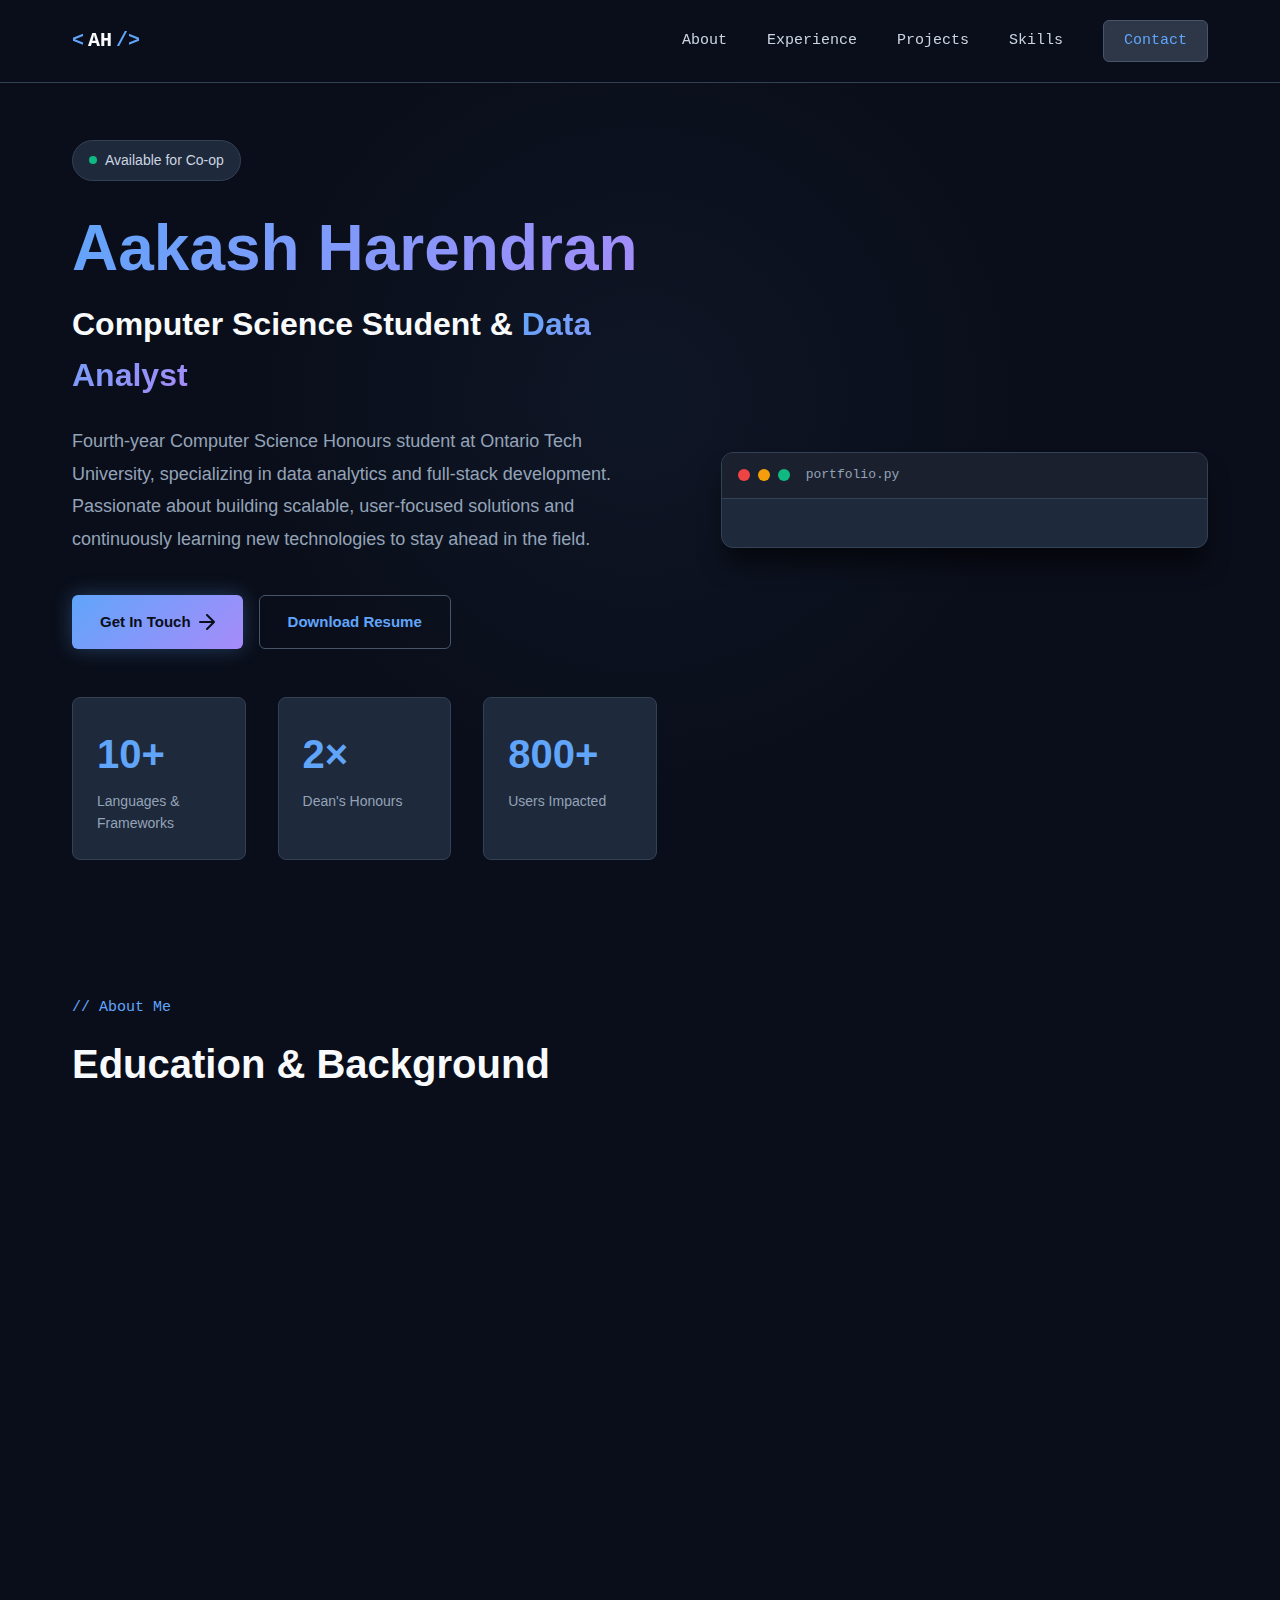
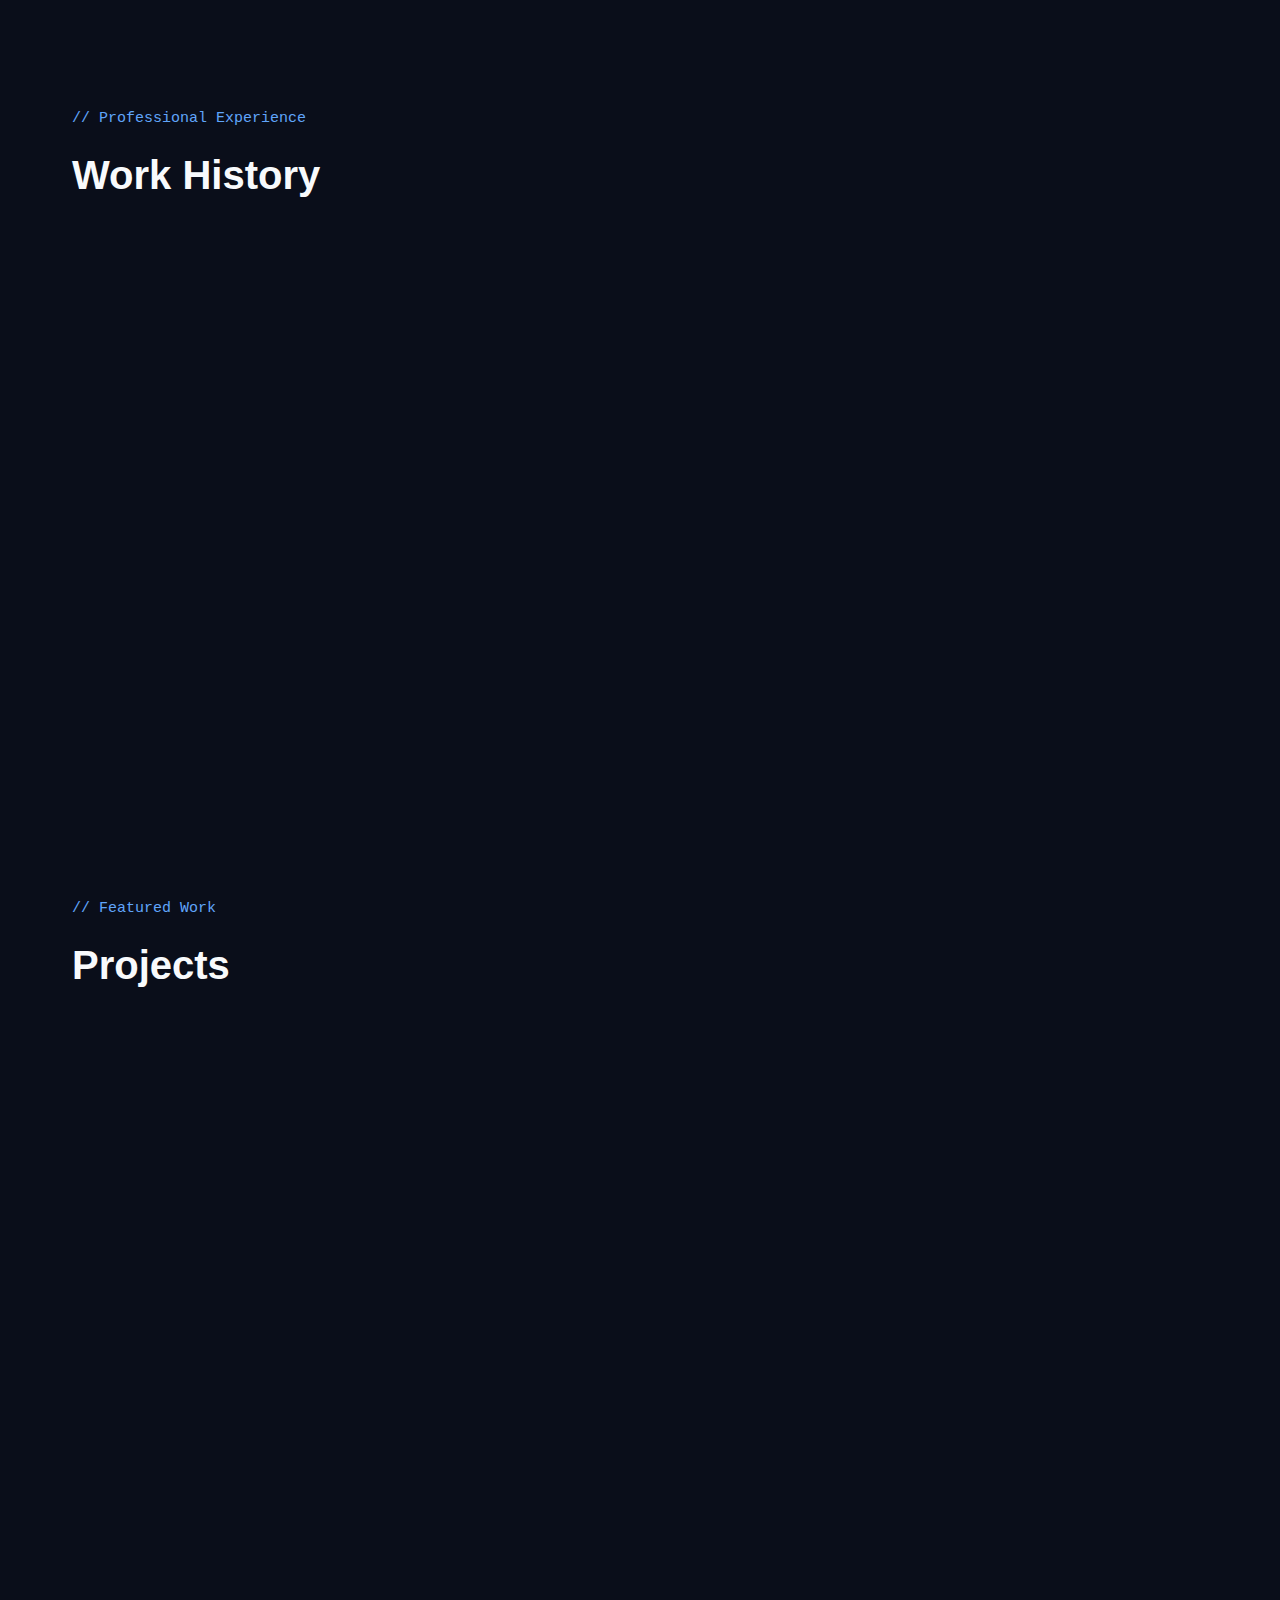
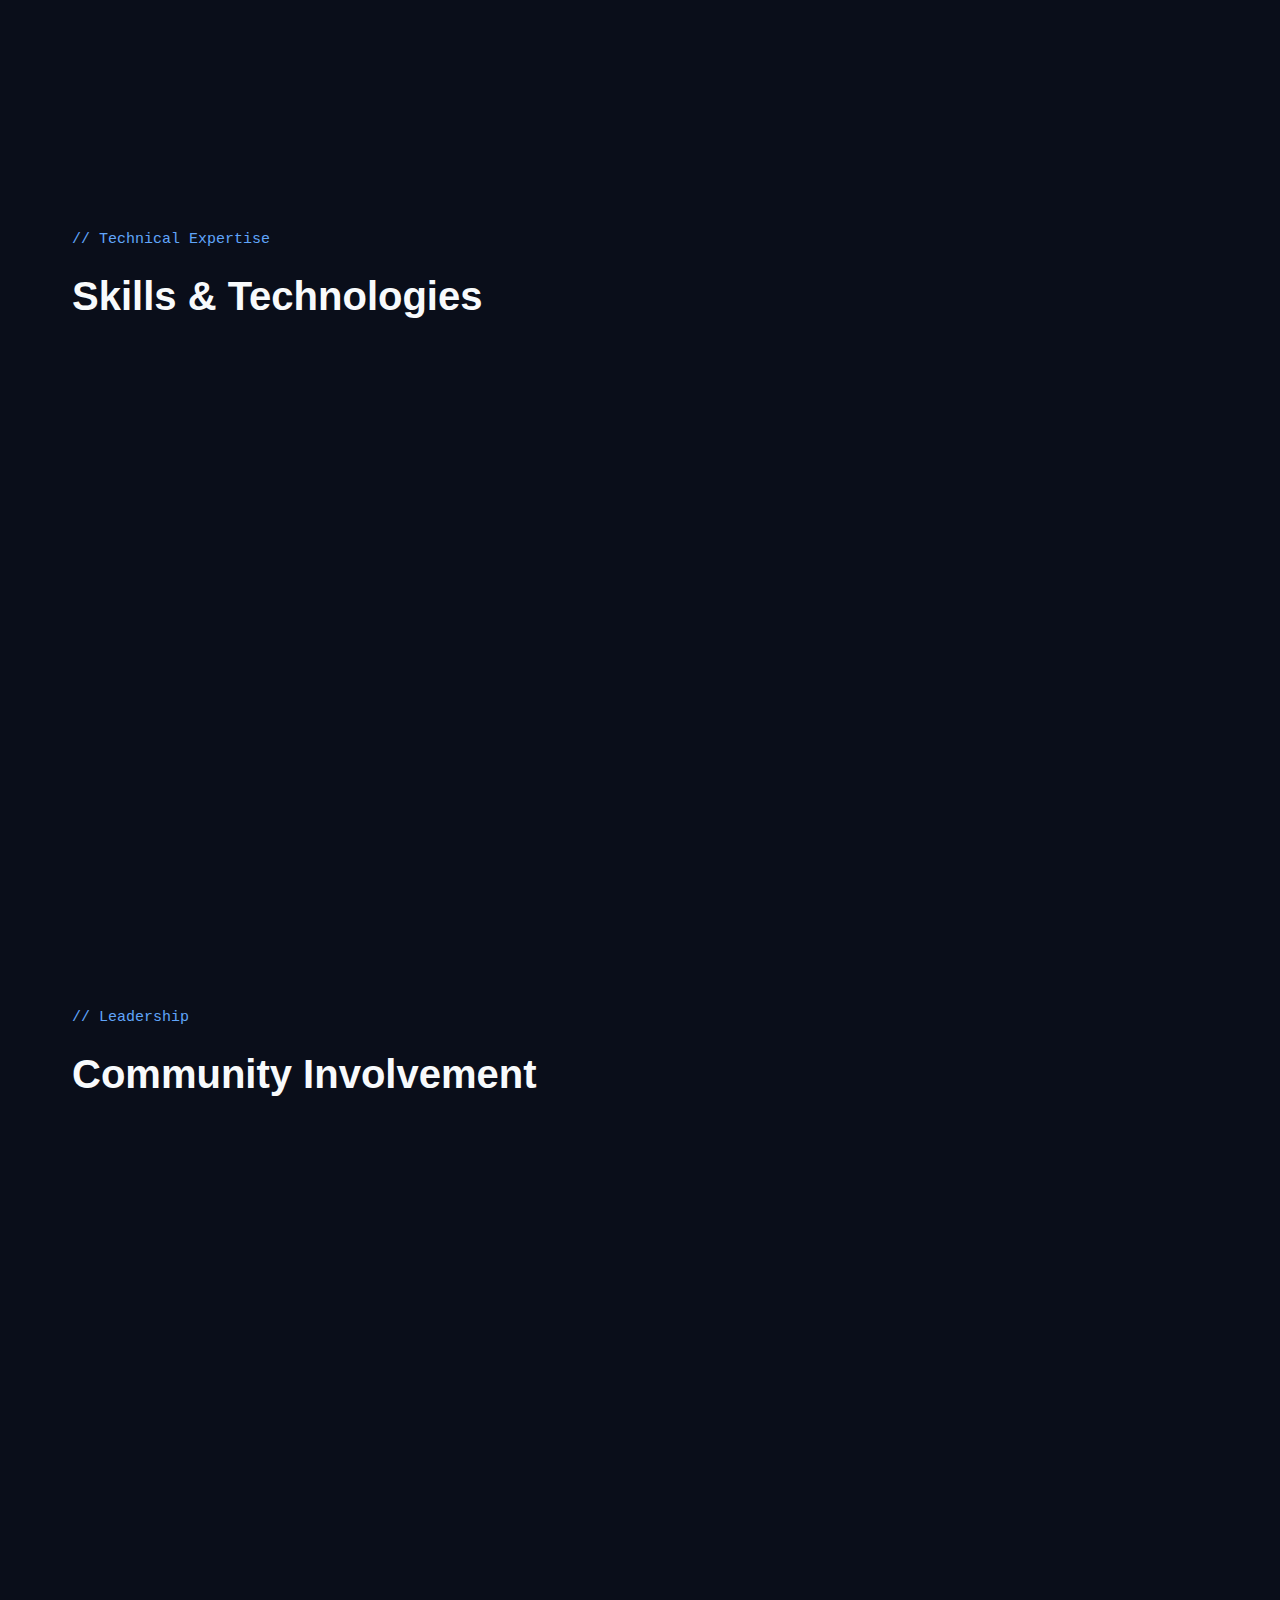
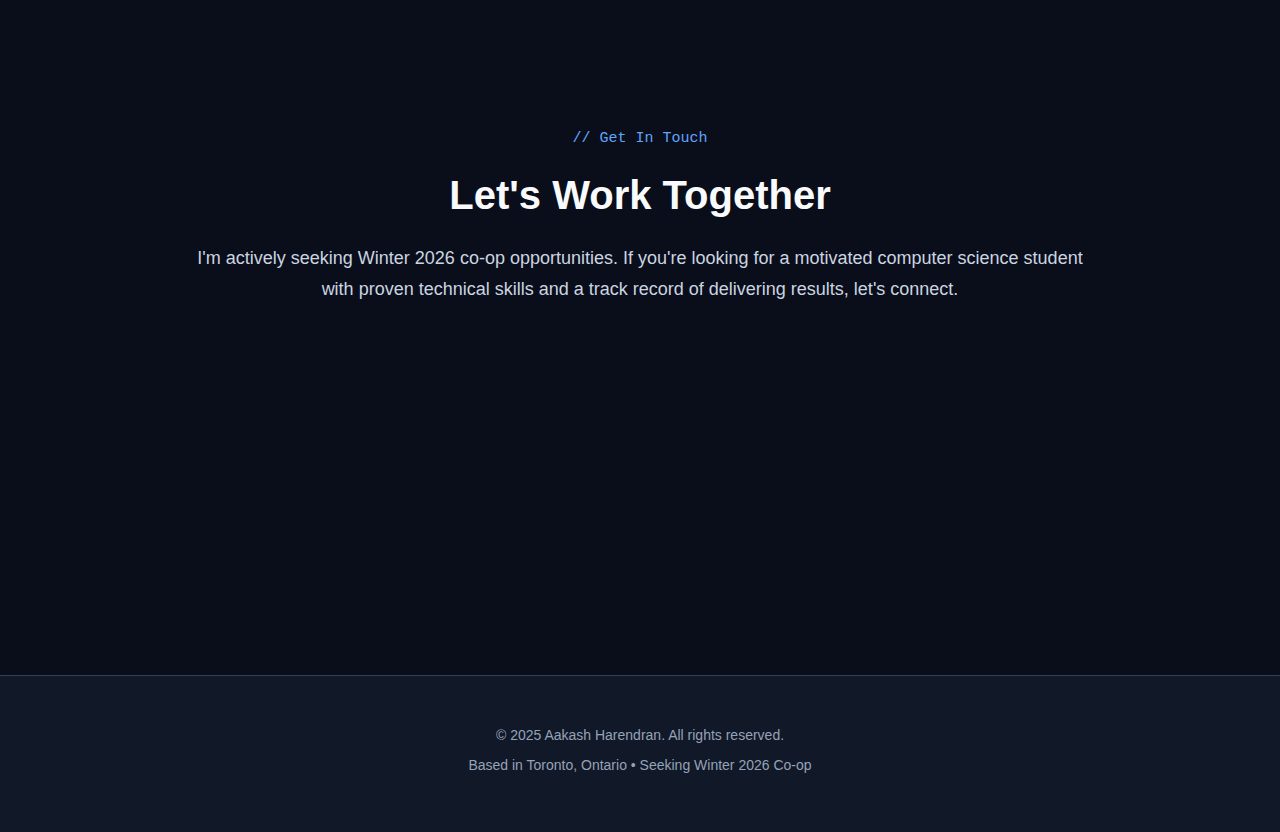
<file: index.html>
<!DOCTYPE html>
<html lang="en">
<head>
    <meta charset="UTF-8">
    <meta name="viewport" content="width=device-width, initial-scale=1.0">
    <meta name="description" content="Aakash Harendran - Computer Science Co-op Student | Ontario Tech University">
    <title>Aakash Harendran | Software Developer</title>
    <link rel="stylesheet" href="styles.css">
</head>
<body>
    <!-- Navigation -->
    <nav class="nav">
        <div class="nav-container">
            <a href="#" class="logo">
                <span class="logo-bracket">&lt;</span>
                <span class="logo-text">AH</span>
                <span class="logo-bracket">/&gt;</span>
            </a>
            <div class="nav-menu">
                <a href="#about" class="nav-link">About</a>
                <a href="#experience" class="nav-link">Experience</a>
                <a href="#projects" class="nav-link">Projects</a>
                <a href="#skills" class="nav-link">Skills</a>
                <a href="#contact" class="nav-link nav-link-cta">Contact</a>
            </div>
        </div>
    </nav>

    <!-- Progress Bar -->
    <div class="progress-bar" id="progressBar"></div>

    <!-- Hero Section -->
    <section id="hero" class="hero">
        <div class="container">
            <div class="hero-grid">
                <div class="hero-content">
                    <div class="hero-badge">
                        <span class="badge-dot"></span>
                        Available for Co-op
                    </div>
                    <h1 class="hero-title">
                        Aakash Harendran
                    </h1>
                    <h2 class="hero-subtitle">
                        Computer Science Student & <span class="gradient-text">Data Analyst</span>
                    </h2>
                    <p class="hero-description">
                        Fourth-year Computer Science Honours student at Ontario Tech University, specializing in data analytics and full-stack development. Passionate about building scalable, user-focused solutions and continuously learning new technologies to stay ahead in the field.
                    </p>
                    <div class="hero-cta">
                        <a href="#contact" class="btn btn-primary">
                            <span>Get In Touch</span>
                            <svg width="16" height="16" viewBox="0 0 16 16" fill="none">
                                <path d="M8 1L15 8L8 15M15 8H1" stroke="currentColor" stroke-width="2" stroke-linecap="round" stroke-linejoin="round"/>
                            </svg>
                        </a>
                        <a href="Aakash_Harendran_Resume.pdf" class="btn btn-outline" download>
                            <span>Download Resume</span>
                        </a>
                    </div>
                    <div class="hero-stats">
                        <div class="stat">
                            <div class="stat-value">10+</div>
                            <div class="stat-label">Languages & Frameworks</div>
                        </div>
                        <div class="stat">
                            <div class="stat-value">2×</div>
                            <div class="stat-label">Dean's Honours</div>
                        </div>
                        <div class="stat">
                            <div class="stat-value">800+</div>
                            <div class="stat-label">Users Impacted</div>
                        </div>
                    </div>
                </div>
                <div class="hero-visual">
                    <div class="code-window">
                        <div class="window-header">
                            <div class="window-dots">
                                <span></span>
                                <span></span>
                                <span></span>
                            </div>
                            <div class="window-title">portfolio.py</div>
                        </div>
                        <div class="window-content">
                            <pre><code><span class="code-keyword">class</span> <span class="code-class">Developer</span>:
    <span class="code-keyword">def</span> <span class="code-function">__init__</span>(<span class="code-param">self</span>):
        <span class="code-param">self</span>.name = <span class="code-string">"Aakash Harendran"</span>
        <span class="code-param">self</span>.role = <span class="code-string">"CS Student"</span>
        <span class="code-param">self</span>.location = <span class="code-string">"Toronto, ON"</span>
        
    <span class="code-keyword">def</span> <span class="code-function">get_skills</span>(<span class="code-param">self</span>):
        <span class="code-keyword">return</span> [
            <span class="code-string">"Python"</span>, <span class="code-string">"Java"</span>,
            <span class="code-string">"JavaScript"</span>, <span class="code-string">"Vue.js"</span>,
            <span class="code-string">"Node.js"</span>, <span class="code-string">"SQL"</span>
        ]
    
    <span class="code-keyword">def</span> <span class="code-function">get_interests</span>(<span class="code-param">self</span>):
        <span class="code-keyword">return</span> [
            <span class="code-string">"Data Analysis"</span>,
            <span class="code-string">"Full-Stack Dev"</span>,
            <span class="code-string">"Automation"</span>
        ]</code></pre>
                        </div>
                    </div>
                </div>
            </div>
        </div>
    </section>

    <!-- About Section -->
    <section id="about" class="section">
        <div class="container">
            <div class="section-header">
                <span class="section-tag">// About Me</span>
                <h2 class="section-title">Education & Background</h2>
            </div>
            <div class="about-grid">
                <div class="info-card">
                    <div class="card-header">
                        <div class="card-icon">🎓</div>
                        <h3>Education</h3>
                    </div>
                    <div class="education-info">
                        <h4>Ontario Tech University</h4>
                        <p class="degree">Bachelor of Science in Computer Science Honours (Co-op)</p>
                        <div class="edu-meta">
                            <span>📍 Oshawa, Ontario</span>
                            <span>📅 Sep 2022 – Apr 2027</span>
                        </div>
                        <div class="awards">
                            <div class="award-item">🏆 Dean's Honours List - Fall 2024</div>
                            <div class="award-item">🏆 Dean's Honours List - Winter 2025</div>
                        </div>
                    </div>
                </div>
                <div class="info-card">
                    <div class="card-header">
                        <div class="card-icon">📚</div>
                        <h3>Relevant Coursework</h3>
                    </div>
                    <div class="coursework-grid">
                        <div class="course-item">Data Structures</div>
                        <div class="course-item">Algorithm Analysis</div>
                        <div class="course-item">Software Methodology</div>
                        <div class="course-item">Data Analysis</div>
                        <div class="course-item">Quality Assurance</div>
                        <div class="course-item">Database Systems</div>
                    </div>
                </div>
            </div>
        </div>
    </section>

    <!-- Experience Section -->
    <section id="experience" class="section">
        <div class="container">
            <div class="section-header">
                <span class="section-tag">// Professional Experience</span>
                <h2 class="section-title">Work History</h2>
            </div>
            <div class="experience-card">
                <div class="exp-header">
                    <div class="exp-left">
                        <h3>Data and Process Analyst</h3>
                        <p class="exp-company">Ontario Tech University - Facilities Management</p>
                    </div>
                    <div class="exp-right">
                        <span class="exp-date">May 2025 – Present</span>
                    </div>
                </div>
                <ul class="exp-list">
                    <li>Improved operational reporting efficiency by <strong>40%</strong> through dynamic Power BI dashboards for energy usage, financial data, and work order tracking</li>
                    <li>Reduced manual data handling time by <strong>30%</strong> via automated extraction and transformation workflows from Archibus CMMS</li>
                    <li>Enhanced cross-departmental process clarity by mapping and optimizing <strong>5+ key workflows</strong> using Visio</li>
                    <li>Enabled data-driven decision making across facility operations through streamlined reporting systems</li>
                </ul>
                <div class="tech-tags">
                    <span>Power BI</span>
                    <span>Archibus CMMS</span>
                    <span>Visio</span>
                    <span>Data Automation</span>
                    <span>Process Optimization</span>
                </div>
            </div>
        </div>
    </section>

    <!-- Projects Section -->
<section id="projects" class="section">
    <div class="container">
        <div class="section-header">
            <span class="section-tag">// Featured Work</span>
            <h2 class="section-title">Projects</h2>
        </div>
        <div class="projects-grid">
            <!-- Project 1 -->
            <a href="https://github.com/Aakash-Harendran/Ontario_Tech_Exam_Scheduler" target="_blank" class="project-card-link">
                <div class="project-card">
                    <div class="project-header">
                        <span class="project-number">01</span>
                        <h3>Ontario Tech Exam Scheduler</h3>
                    </div>
                    <p class="project-desc">
                        Full-stack web application automating exam schedule management for Ontario Tech students. 
                        Built robust web scraping system delivering real-time data for 800+ courses with Google 
                        Calendar integration.
                    </p>
                    <div class="project-metrics">
                        <div class="metric">
                            <span class="metric-value">50%</span>
                            <span class="metric-label">Error Reduction</span>
                        </div>
                        <div class="metric">
                            <span class="metric-value">800+</span>
                            <span class="metric-label">Courses</span>
                        </div>
                    </div>
                    <div class="tech-tags">
                        <span>Vue.js</span>
                        <span>Node.js</span>
                        <span>Express.js</span>
                        <span>Puppeteer</span>
                        <span>Google API</span>
                    </div>
                    <span class="project-date">April 2025</span>
                </div>
            </a>

            <!-- Project 2 -->
            <a href="https://github.com/Aakash-Harendran/Voxa-AI-ChromeExtension" target="_blank" class="project-card-link">
                <div class="project-card">
                    <div class="project-header">
                        <span class="project-number">02</span>
                        <h3>Voxa AI Chrome Extension</h3>
                    </div>
                    <p class="project-desc">
                        AI-powered Chrome extension providing real-time translation and text summarization across 
                        17+ languages. Integrated advanced NLP models with secure Flask backend using HTTPS encryption.
                    </p>
                    <div class="project-metrics">
                        <div class="metric">
                            <span class="metric-value">17+</span>
                            <span class="metric-label">Languages</span>
                        </div>
                        <div class="metric">
                            <span class="metric-value">Real-time</span>
                            <span class="metric-label">Processing</span>
                        </div>
                    </div>
                    <div class="tech-tags">
                        <span>Python</span>
                        <span>Flask API</span>
                        <span>NLLB-200</span>
                        <span>BART</span>
                        <span>Nginx</span>
                    </div>
                    <span class="project-date">February 2025</span>
                </div>
            </a>

            <!-- Project 3 -->
            <a href="https://github.com/Aakash-Harendran/Fast-Food-Data-Project" target="_blank" class="project-card-link">
                <div class="project-card">
                    <div class="project-header">
                        <span class="project-number">03</span>
                        <h3>Fast Food Data Analysis</h3>
                    </div>
                    <p class="project-desc">
                        Comprehensive data analysis examining pricing trends, calorie content, and consumer preferences 
                        across major fast food chains using Python data science stack.
                    </p>
                    <div class="project-metrics">
                        <div class="metric">
                            <span class="metric-value">Multi-source</span>
                            <span class="metric-label">Dataset</span>
                        </div>
                        <div class="metric">
                            <span class="metric-value">Advanced</span>
                            <span class="metric-label">Analytics</span>
                        </div>
                    </div>
                    <div class="tech-tags">
                        <span>Python</span>
                        <span>Pandas</span>
                        <span>NumPy</span>
                        <span>Matplotlib</span>
                        <span>Seaborn</span>
                    </div>
                    <span class="project-date">November 2023</span>
                </div>
            </a>
        </div>
    </div>
</section>

    <!-- Skills Section -->
    <section id="skills" class="section">
        <div class="container">
            <div class="section-header">
                <span class="section-tag">// Technical Expertise</span>
                <h2 class="section-title">Skills & Technologies</h2>
            </div>
            <div class="skills-grid">
                <div class="skill-category">
                    <h3>Languages</h3>
                    <div class="skill-list">
                        <div class="skill-item">
                            <span>Python</span>
                            <div class="skill-bar"><div class="skill-progress" style="--width: 90%"></div></div>
                        </div>
                        <div class="skill-item">
                            <span>Java</span>
                            <div class="skill-bar"><div class="skill-progress" style="--width: 85%"></div></div>
                        </div>
                        <div class="skill-item">
                            <span>JavaScript</span>
                            <div class="skill-bar"><div class="skill-progress" style="--width: 85%"></div></div>
                        </div>
                        <div class="skill-item">
                            <span>C++</span>
                            <div class="skill-bar"><div class="skill-progress" style="--width: 80%"></div></div>
                        </div>
                        <div class="skill-item">
                            <span>SQL</span>
                            <div class="skill-bar"><div class="skill-progress" style="--width: 85%"></div></div>
                        </div>
                    </div>
                </div>
                <div class="skill-category">
                    <h3>Frameworks & Libraries</h3>
                    <div class="skill-list">
                        <div class="skill-item">
                            <span>Vue.js</span>
                            <div class="skill-bar"><div class="skill-progress" style="--width: 85%"></div></div>
                        </div>
                        <div class="skill-item">
                            <span>Node.js/Express</span>
                            <div class="skill-bar"><div class="skill-progress" style="--width: 85%"></div></div>
                        </div>
                        <div class="skill-item">
                            <span>Flask</span>
                            <div class="skill-bar"><div class="skill-progress" style="--width: 80%"></div></div>
                        </div>
                        <div class="skill-item">
                            <span>Pandas/NumPy</span>
                            <div class="skill-bar"><div class="skill-progress" style="--width: 85%"></div></div>
                        </div>
                    </div>
                </div>
                <div class="skill-category">
                    <h3>Tools & Technologies</h3>
                    <div class="tech-grid">
                        <span>Git/GitHub</span>
                        <span>Power BI</span>
                        <span>Azure</span>
                        <span>REST APIs</span>
                        <span>Linux</span>
                        <span>Postman</span>
                        <span>VS Code</span>
                        <span>Jupyter</span>
                        <span>Agile</span>
                        <span>Docker</span>
                    </div>
                </div>
            </div>
        </div>
    </section>

    <!-- Leadership Section -->
    <section id="leadership" class="section">
        <div class="container">
            <div class="section-header">
                <span class="section-tag">// Leadership</span>
                <h2 class="section-title">Community Involvement</h2>
            </div>
            <div class="leadership-card">
                <div class="lead-header">
                    <div>
                        <h3>Vice President</h3>
                        <p>Computer Science Club - Don Mills Collegiate Institute</p>
                    </div>
                    <span class="lead-date">Sep 2020 – Jun 2021</span>
                </div>
                <ul class="exp-list">
                    <li>Organized and led <strong>3+ coding workshops</strong> and tech events, boosting member engagement by <strong>40%</strong></li>
                    <li>Resolved <strong>15+ classroom technical issues</strong> through PC hardware/software diagnostics and repair</li>
                    <li>Delivered interactive presentations on emerging CS topics including programming languages and development tools</li>
                    <li>Promoted collaborative learning environment and managed project timelines across multiple initiatives</li>
                </ul>
            </div>
        </div>
    </section>

    <!-- Contact Section -->
    <section id="contact" class="section">
        <div class="container">
            <div class="contact-wrapper">
                <div class="contact-content">
                    <span class="section-tag">// Get In Touch</span>
                    <h2 class="contact-title">Let's Work Together</h2>
                    <p class="contact-desc">
                        I'm actively seeking Winter 2026 co-op opportunities. If you're looking for a motivated 
                        computer science student with proven technical skills and a track record of delivering results, 
                        let's connect.
                    </p>
                </div>
                <div class="contact-grid">
                    <a href="mailto:aakashharen@gmail.com" class="contact-item">
                        <div class="contact-icon">📧</div>
                        <div class="contact-info">
                            <span class="contact-label">Email</span>
                            <span class="contact-value">aakashharen@gmail.com</span>
                        </div>
                    </a>
                    <a href="https://linkedin.com/in/aakashharen" class="contact-item" target="_blank">
                        <div class="contact-icon">💼</div>
                        <div class="contact-info">
                            <span class="contact-label">LinkedIn</span>
                            <span class="contact-value">in/aakashharen</span>
                        </div>
                    </a>
                    <a href="https://github.com/Aakash-Harendran" class="contact-item" target="_blank">
                        <div class="contact-icon">💻</div>
                        <div class="contact-info">
                            <span class="contact-label">GitHub</span>
                            <span class="contact-value">Aakash-Harendran</span>
                        </div>
                    </a>
                    <a href="tel:647-289-7822" class="contact-item">
                        <div class="contact-icon">📱</div>
                        <div class="contact-info">
                            <span class="contact-label">Phone</span>
                            <span class="contact-value">647-289-7822</span>
                        </div>
                    </a>
                </div>
            </div>
        </div>
    </section>

    <!-- Footer -->
    <footer class="footer">
        <div class="container">
            <div class="footer-content">
                <p>© 2025 Aakash Harendran. All rights reserved.</p>
                <p>Based in Toronto, Ontario • Seeking Winter 2026 Co-op</p>
            </div>
        </div>
    </footer>

    <script src="script.js"></script>
</body>
</html>
</file>
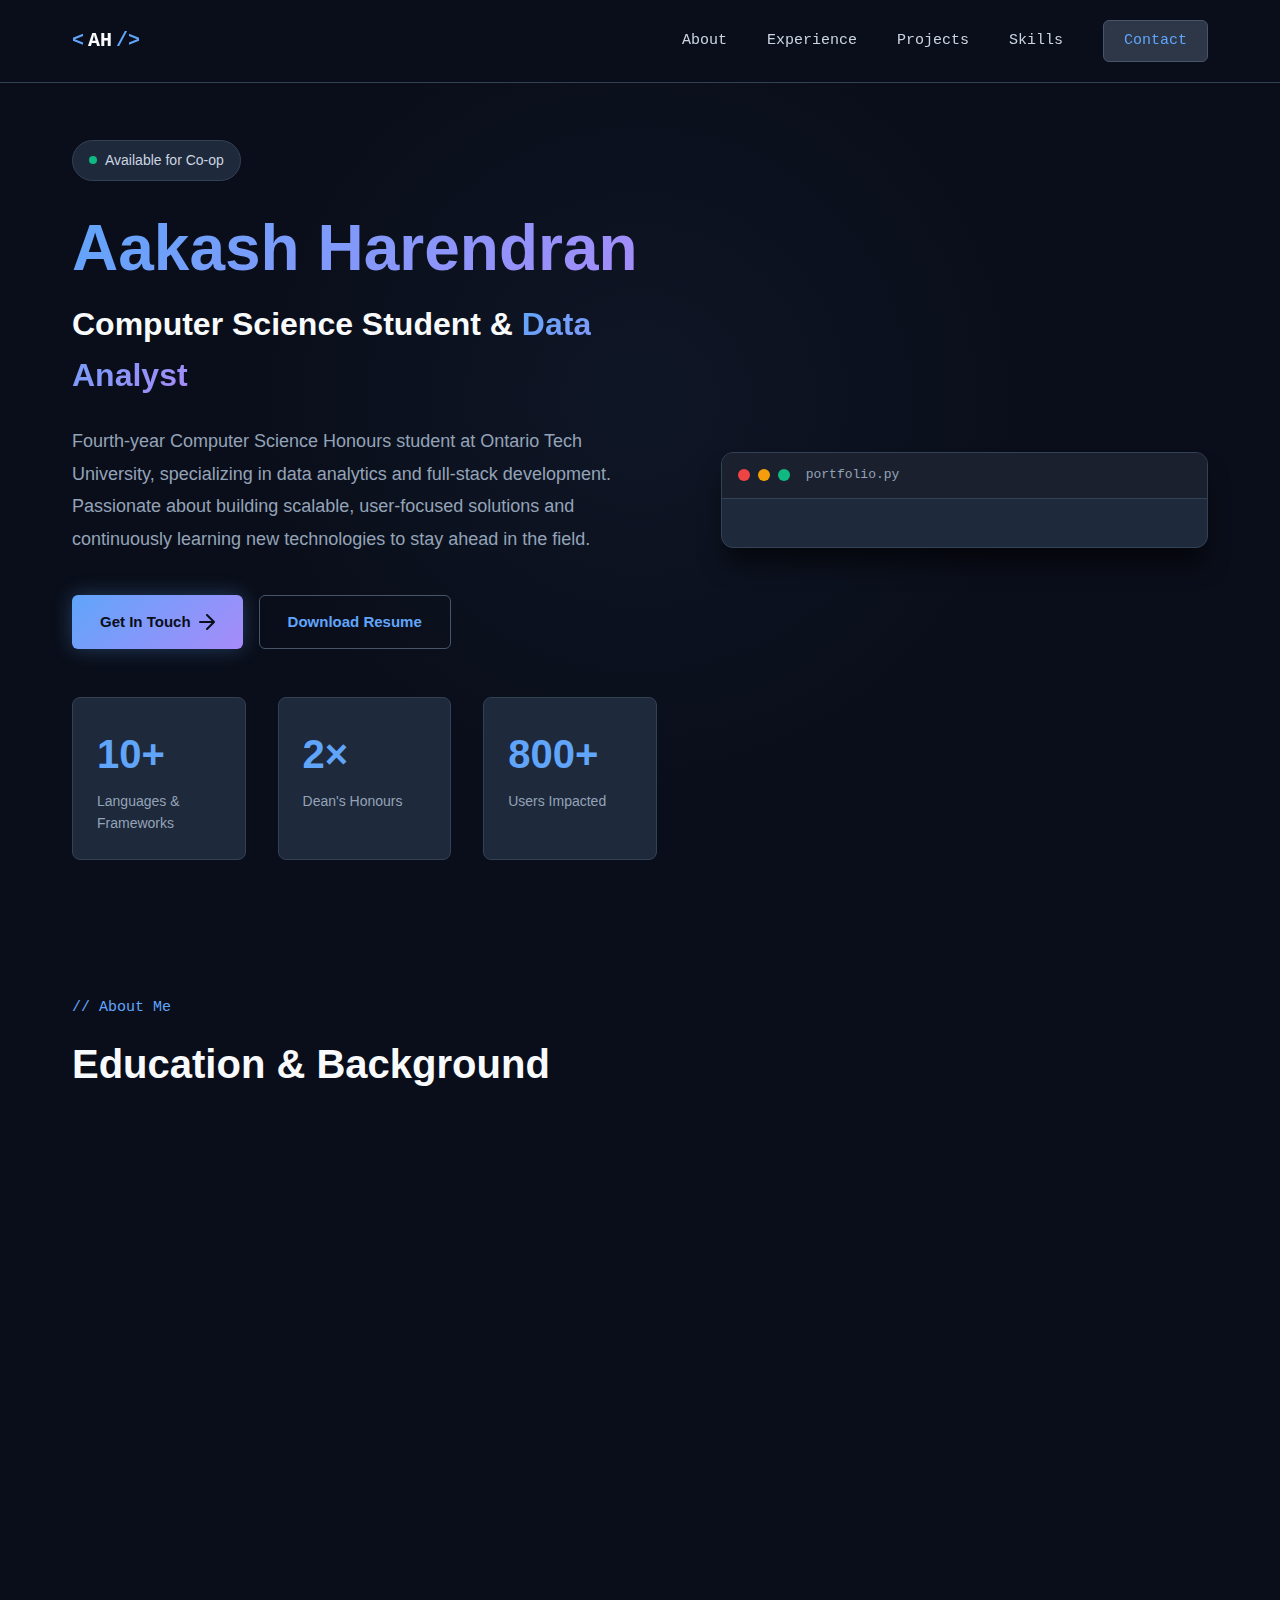
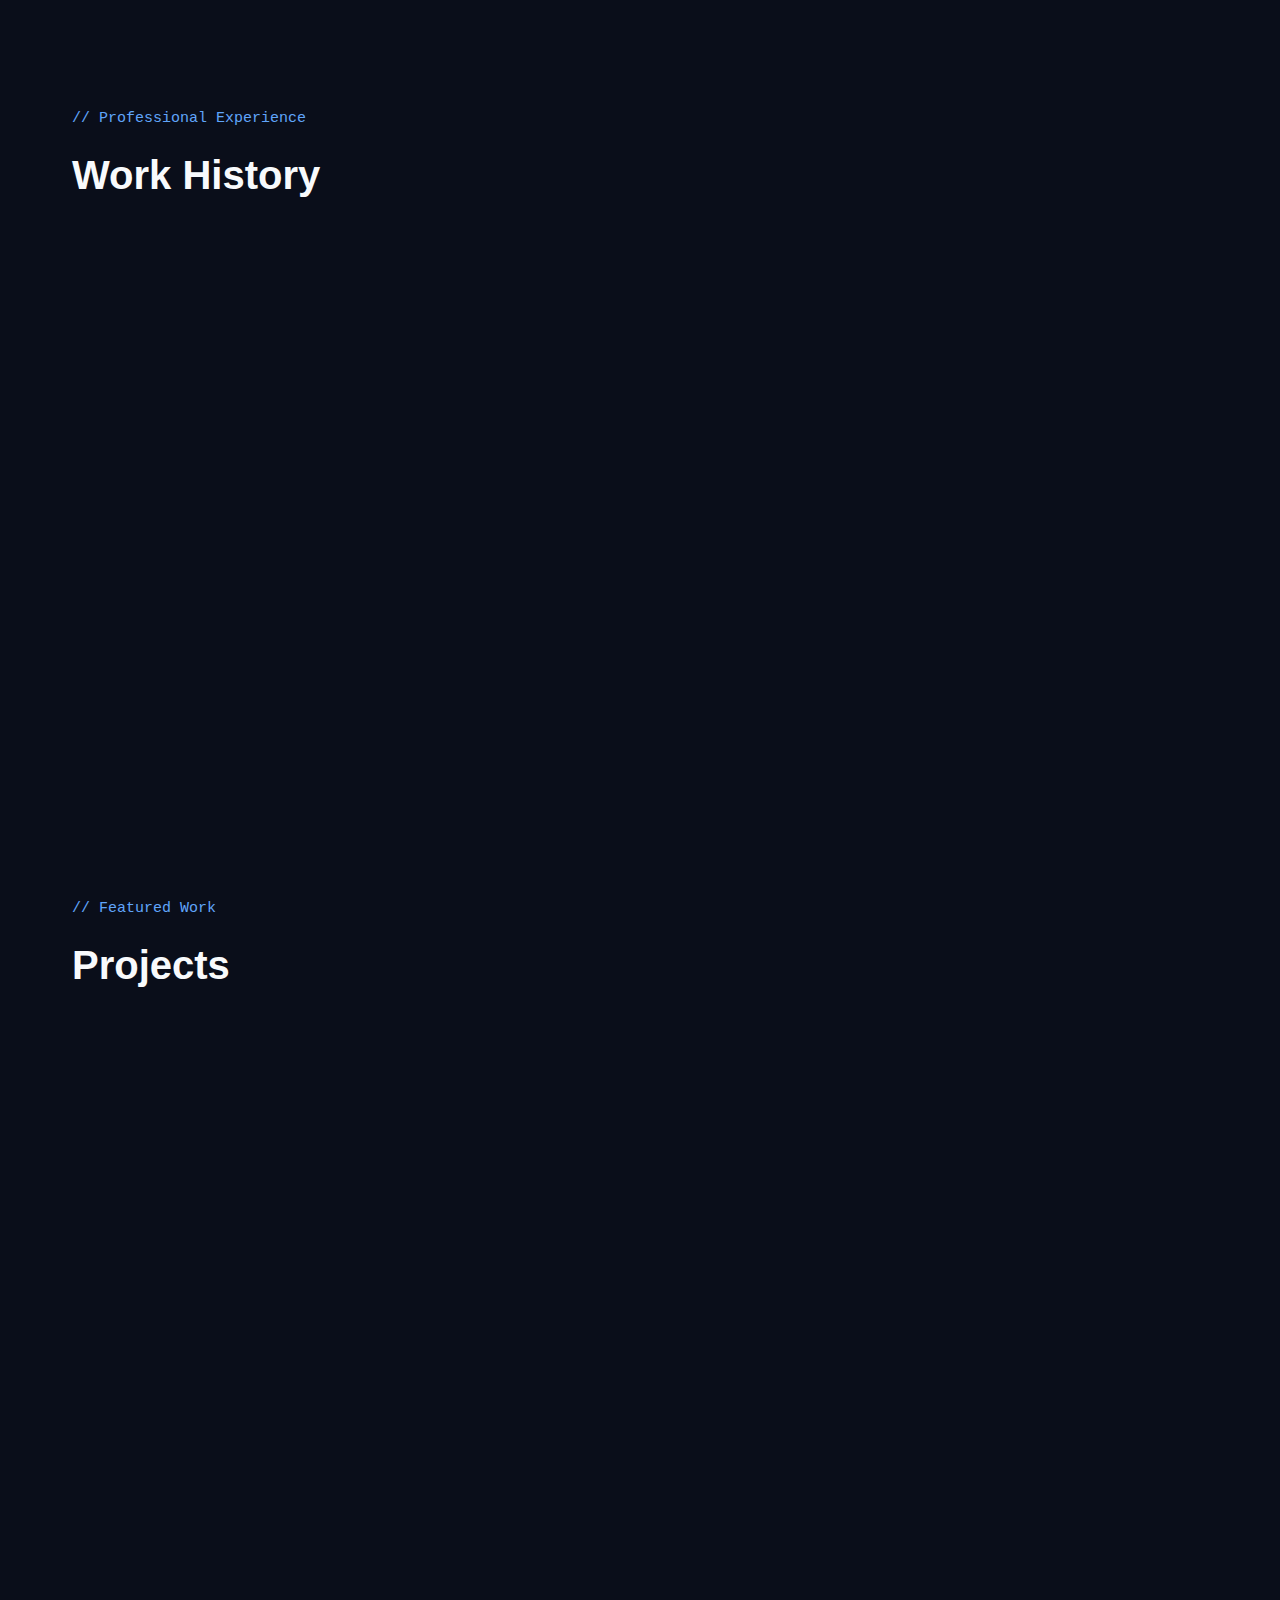
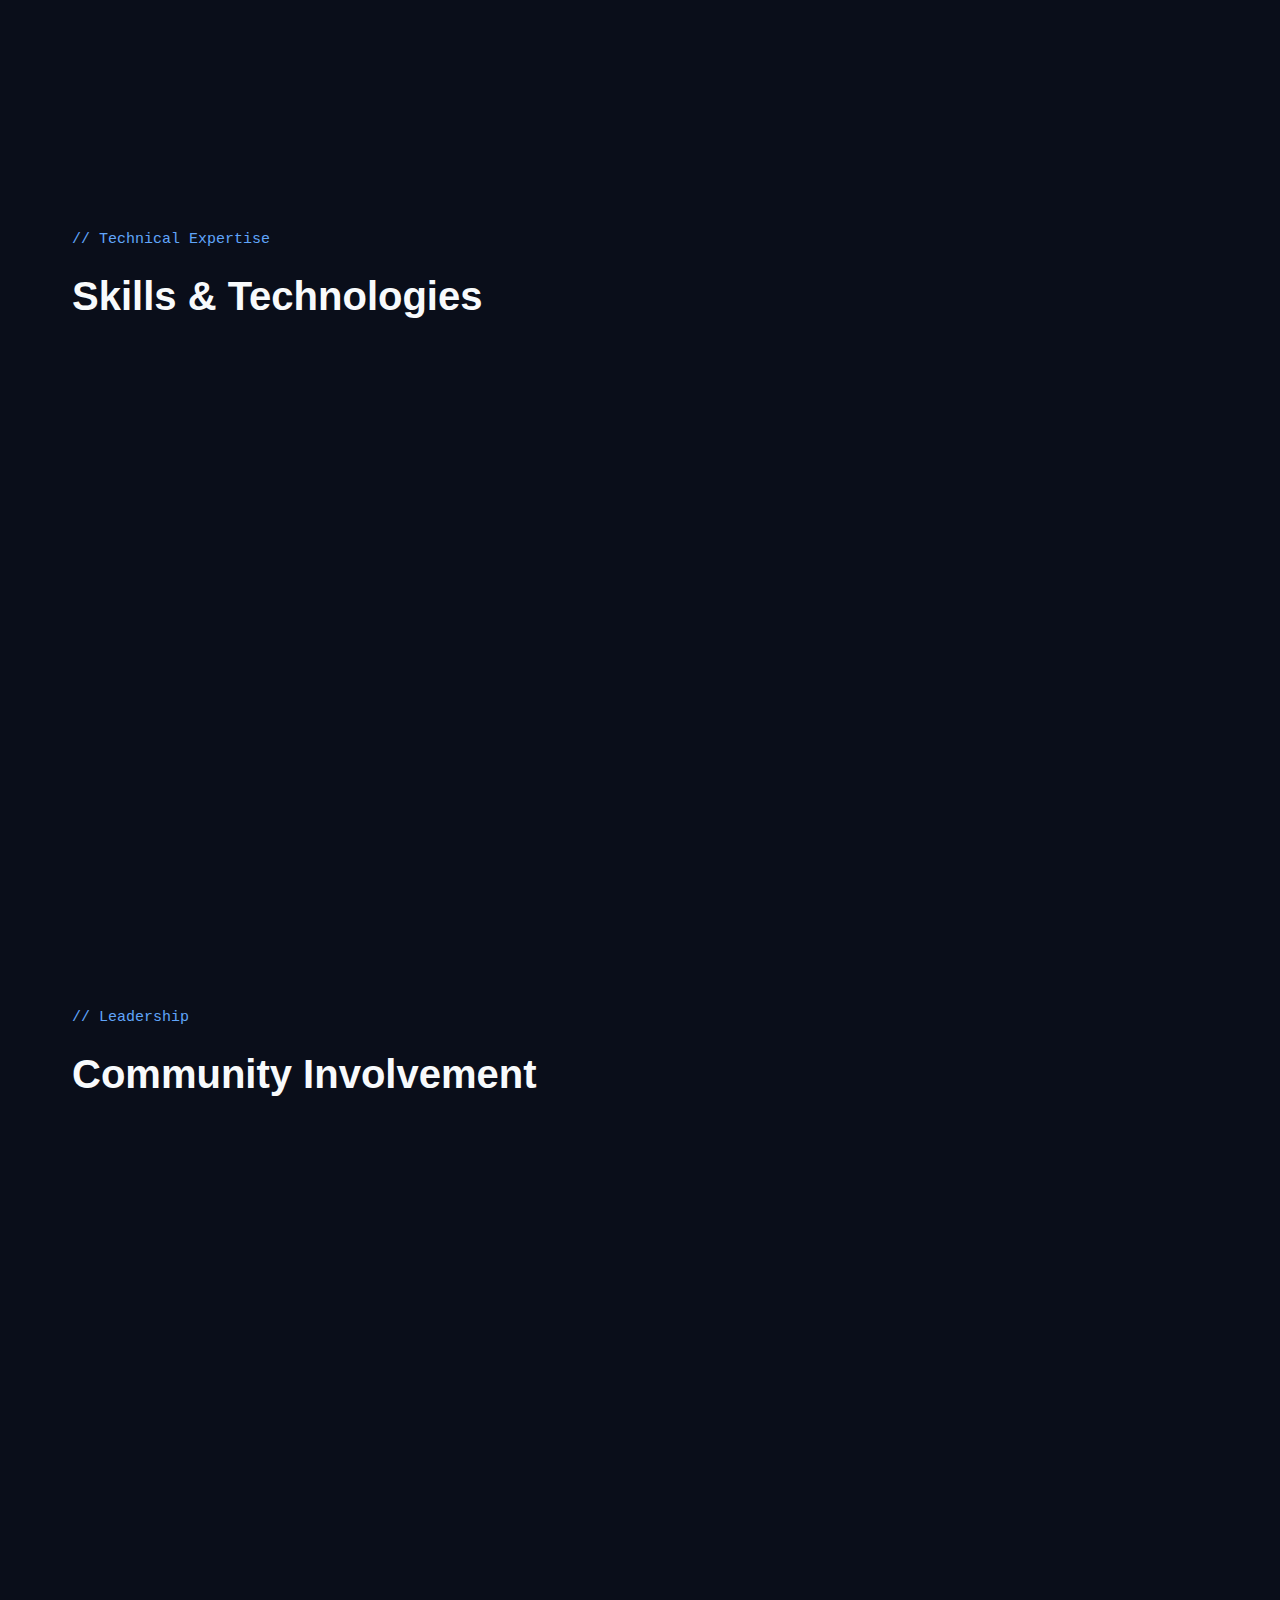
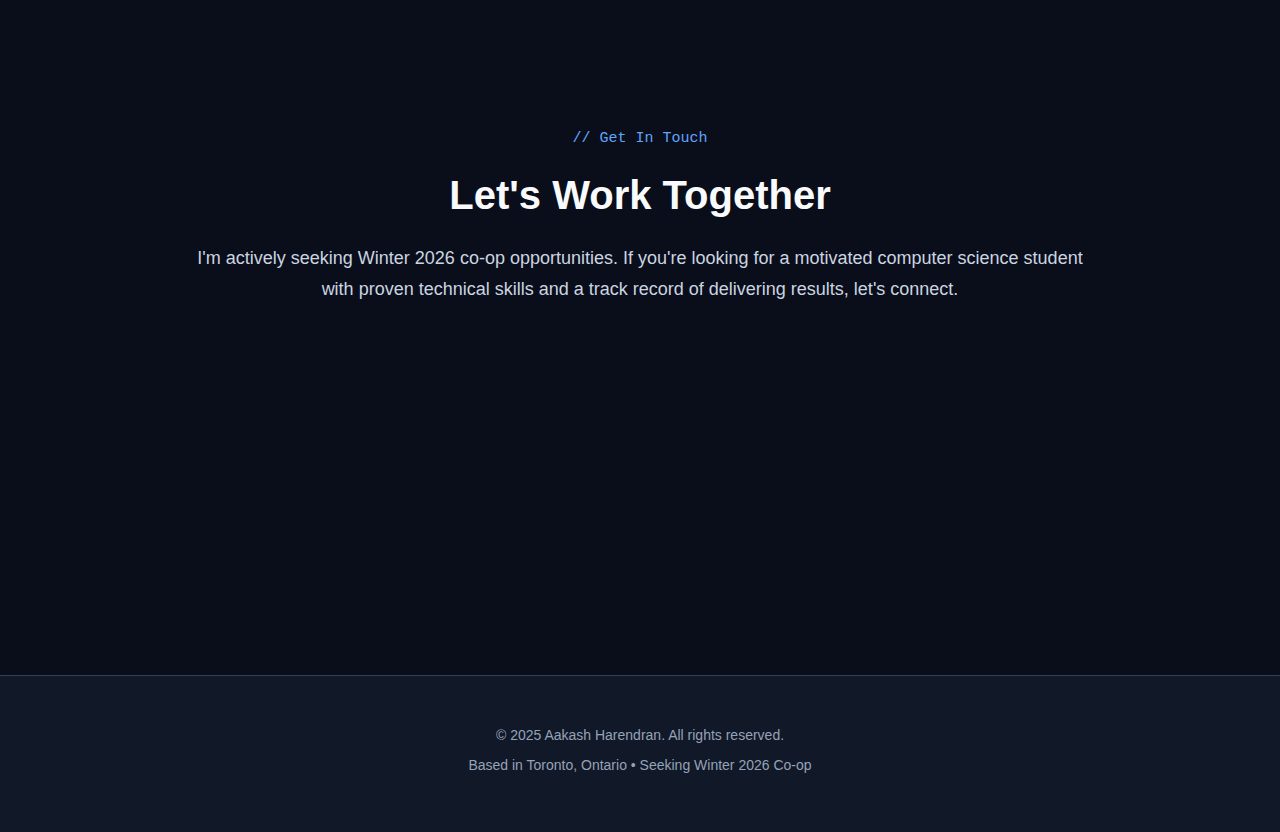
<file: front_page.html>
<!DOCTYPE html>
<html lang="en">
<head>
    <meta charset="UTF-8">
    <meta name="viewport" content="width=device-width, initial-scale=1.0">
    <meta name="description" content="Aakash Harendran - Computer Science Co-op Student | Ontario Tech University">
    <title>Aakash Harendran | Software Developer</title>
    <link rel="stylesheet" href="styles.css">
</head>
<body>
    <!-- Navigation -->
    <nav class="nav">
        <div class="nav-container">
            <a href="#" class="logo">
                <span class="logo-bracket">&lt;</span>
                <span class="logo-text">AH</span>
                <span class="logo-bracket">/&gt;</span>
            </a>
            <div class="nav-menu">
                <a href="#about" class="nav-link">About</a>
                <a href="#experience" class="nav-link">Experience</a>
                <a href="#projects" class="nav-link">Projects</a>
                <a href="#skills" class="nav-link">Skills</a>
                <a href="#contact" class="nav-link nav-link-cta">Contact</a>
            </div>
        </div>
    </nav>

    <!-- Progress Bar -->
    <div class="progress-bar" id="progressBar"></div>

    <!-- Hero Section -->
    <section id="hero" class="hero">
        <div class="container">
            <div class="hero-grid">
                <div class="hero-content">
                    <div class="hero-badge">
                        <span class="badge-dot"></span>
                        Available for Co-op
                    </div>
                    <h1 class="hero-title">
                        Aakash Harendran
                    </h1>
                    <h2 class="hero-subtitle">
                        Computer Science Student & <span class="gradient-text">Data Analyst</span>
                    </h2>
                    <p class="hero-description">
                        Fourth-year Computer Science Honours student at Ontario Tech University, specializing in data analytics and full-stack development. Passionate about building scalable, user-focused solutions and continuously learning new technologies to stay ahead in the field.
                    </p>
                    <div class="hero-cta">
                        <a href="#contact" class="btn btn-primary">
                            <span>Get In Touch</span>
                            <svg width="16" height="16" viewBox="0 0 16 16" fill="none">
                                <path d="M8 1L15 8L8 15M15 8H1" stroke="currentColor" stroke-width="2" stroke-linecap="round" stroke-linejoin="round"/>
                            </svg>
                        </a>
                        <a href="Aakash_Harendran_Resume.pdf" class="btn btn-outline" download>
                            <span>Download Resume</span>
                        </a>
                    </div>
                    <div class="hero-stats">
                        <div class="stat">
                            <div class="stat-value">10+</div>
                            <div class="stat-label">Languages & Frameworks</div>
                        </div>
                        <div class="stat">
                            <div class="stat-value">2×</div>
                            <div class="stat-label">Dean's Honours</div>
                        </div>
                        <div class="stat">
                            <div class="stat-value">800+</div>
                            <div class="stat-label">Users Impacted</div>
                        </div>
                    </div>
                </div>
                <div class="hero-visual">
                    <div class="code-window">
                        <div class="window-header">
                            <div class="window-dots">
                                <span></span>
                                <span></span>
                                <span></span>
                            </div>
                            <div class="window-title">portfolio.py</div>
                        </div>
                        <div class="window-content">
                            <pre><code><span class="code-keyword">class</span> <span class="code-class">Developer</span>:
    <span class="code-keyword">def</span> <span class="code-function">__init__</span>(<span class="code-param">self</span>):
        <span class="code-param">self</span>.name = <span class="code-string">"Aakash Harendran"</span>
        <span class="code-param">self</span>.role = <span class="code-string">"CS Student"</span>
        <span class="code-param">self</span>.location = <span class="code-string">"Toronto, ON"</span>
        
    <span class="code-keyword">def</span> <span class="code-function">get_skills</span>(<span class="code-param">self</span>):
        <span class="code-keyword">return</span> [
            <span class="code-string">"Python"</span>, <span class="code-string">"Java"</span>,
            <span class="code-string">"JavaScript"</span>, <span class="code-string">"Vue.js"</span>,
            <span class="code-string">"Node.js"</span>, <span class="code-string">"SQL"</span>
        ]
    
    <span class="code-keyword">def</span> <span class="code-function">get_interests</span>(<span class="code-param">self</span>):
        <span class="code-keyword">return</span> [
            <span class="code-string">"Data Analysis"</span>,
            <span class="code-string">"Full-Stack Dev"</span>,
            <span class="code-string">"Automation"</span>
        ]</code></pre>
                        </div>
                    </div>
                </div>
            </div>
        </div>
    </section>

    <!-- About Section -->
    <section id="about" class="section">
        <div class="container">
            <div class="section-header">
                <span class="section-tag">// About Me</span>
                <h2 class="section-title">Education & Background</h2>
            </div>
            <div class="about-grid">
                <div class="info-card">
                    <div class="card-header">
                        <div class="card-icon">🎓</div>
                        <h3>Education</h3>
                    </div>
                    <div class="education-info">
                        <h4>Ontario Tech University</h4>
                        <p class="degree">Bachelor of Science in Computer Science Honours (Co-op)</p>
                        <div class="edu-meta">
                            <span>📍 Oshawa, Ontario</span>
                            <span>📅 Sep 2022 – Apr 2027</span>
                        </div>
                        <div class="awards">
                            <div class="award-item">🏆 Dean's Honours List - Fall 2024</div>
                            <div class="award-item">🏆 Dean's Honours List - Winter 2025</div>
                        </div>
                    </div>
                </div>
                <div class="info-card">
                    <div class="card-header">
                        <div class="card-icon">📚</div>
                        <h3>Relevant Coursework</h3>
                    </div>
                    <div class="coursework-grid">
                        <div class="course-item">Data Structures</div>
                        <div class="course-item">Algorithm Analysis</div>
                        <div class="course-item">Software Methodology</div>
                        <div class="course-item">Data Analysis</div>
                        <div class="course-item">Quality Assurance</div>
                        <div class="course-item">Database Systems</div>
                    </div>
                </div>
            </div>
        </div>
    </section>

    <!-- Experience Section -->
    <section id="experience" class="section">
        <div class="container">
            <div class="section-header">
                <span class="section-tag">// Professional Experience</span>
                <h2 class="section-title">Work History</h2>
            </div>
            <div class="experience-card">
                <div class="exp-header">
                    <div class="exp-left">
                        <h3>Data and Process Analyst</h3>
                        <p class="exp-company">Ontario Tech University - Facilities Management</p>
                    </div>
                    <div class="exp-right">
                        <span class="exp-date">May 2025 – Present</span>
                    </div>
                </div>
                <ul class="exp-list">
                    <li>Improved operational reporting efficiency by <strong>40%</strong> through dynamic Power BI dashboards for energy usage, financial data, and work order tracking</li>
                    <li>Reduced manual data handling time by <strong>30%</strong> via automated extraction and transformation workflows from Archibus CMMS</li>
                    <li>Enhanced cross-departmental process clarity by mapping and optimizing <strong>5+ key workflows</strong> using Visio</li>
                    <li>Enabled data-driven decision making across facility operations through streamlined reporting systems</li>
                </ul>
                <div class="tech-tags">
                    <span>Power BI</span>
                    <span>Archibus CMMS</span>
                    <span>Visio</span>
                    <span>Data Automation</span>
                    <span>Process Optimization</span>
                </div>
            </div>
        </div>
    </section>

    <!-- Projects Section -->
<section id="projects" class="section">
    <div class="container">
        <div class="section-header">
            <span class="section-tag">// Featured Work</span>
            <h2 class="section-title">Projects</h2>
        </div>
        <div class="projects-grid">
            <!-- Project 1 -->
            <a href="https://github.com/Aakash-Harendran/Ontario_Tech_Exam_Scheduler" target="_blank" class="project-card-link">
                <div class="project-card">
                    <div class="project-header">
                        <span class="project-number">01</span>
                        <h3>Ontario Tech Exam Scheduler</h3>
                    </div>
                    <p class="project-desc">
                        Full-stack web application automating exam schedule management for Ontario Tech students. 
                        Built robust web scraping system delivering real-time data for 800+ courses with Google 
                        Calendar integration.
                    </p>
                    <div class="project-metrics">
                        <div class="metric">
                            <span class="metric-value">50%</span>
                            <span class="metric-label">Error Reduction</span>
                        </div>
                        <div class="metric">
                            <span class="metric-value">800+</span>
                            <span class="metric-label">Courses</span>
                        </div>
                    </div>
                    <div class="tech-tags">
                        <span>Vue.js</span>
                        <span>Node.js</span>
                        <span>Express.js</span>
                        <span>Puppeteer</span>
                        <span>Google API</span>
                    </div>
                    <span class="project-date">April 2025</span>
                </div>
            </a>

            <!-- Project 2 -->
            <a href="https://github.com/Aakash-Harendran/Voxa-AI-ChromeExtension" target="_blank" class="project-card-link">
                <div class="project-card">
                    <div class="project-header">
                        <span class="project-number">02</span>
                        <h3>Voxa AI Chrome Extension</h3>
                    </div>
                    <p class="project-desc">
                        AI-powered Chrome extension providing real-time translation and text summarization across 
                        17+ languages. Integrated advanced NLP models with secure Flask backend using HTTPS encryption.
                    </p>
                    <div class="project-metrics">
                        <div class="metric">
                            <span class="metric-value">17+</span>
                            <span class="metric-label">Languages</span>
                        </div>
                        <div class="metric">
                            <span class="metric-value">Real-time</span>
                            <span class="metric-label">Processing</span>
                        </div>
                    </div>
                    <div class="tech-tags">
                        <span>Python</span>
                        <span>Flask API</span>
                        <span>NLLB-200</span>
                        <span>BART</span>
                        <span>Nginx</span>
                    </div>
                    <span class="project-date">February 2025</span>
                </div>
            </a>

            <!-- Project 3 -->
            <a href="https://github.com/Aakash-Harendran/Fast-Food-Data-Project" target="_blank" class="project-card-link">
                <div class="project-card">
                    <div class="project-header">
                        <span class="project-number">03</span>
                        <h3>Fast Food Data Analysis</h3>
                    </div>
                    <p class="project-desc">
                        Comprehensive data analysis examining pricing trends, calorie content, and consumer preferences 
                        across major fast food chains using Python data science stack.
                    </p>
                    <div class="project-metrics">
                        <div class="metric">
                            <span class="metric-value">Multi-source</span>
                            <span class="metric-label">Dataset</span>
                        </div>
                        <div class="metric">
                            <span class="metric-value">Advanced</span>
                            <span class="metric-label">Analytics</span>
                        </div>
                    </div>
                    <div class="tech-tags">
                        <span>Python</span>
                        <span>Pandas</span>
                        <span>NumPy</span>
                        <span>Matplotlib</span>
                        <span>Seaborn</span>
                    </div>
                    <span class="project-date">November 2023</span>
                </div>
            </a>
        </div>
    </div>
</section>

    <!-- Skills Section -->
    <section id="skills" class="section">
        <div class="container">
            <div class="section-header">
                <span class="section-tag">// Technical Expertise</span>
                <h2 class="section-title">Skills & Technologies</h2>
            </div>
            <div class="skills-grid">
                <div class="skill-category">
                    <h3>Languages</h3>
                    <div class="skill-list">
                        <div class="skill-item">
                            <span>Python</span>
                            <div class="skill-bar"><div class="skill-progress" style="--width: 90%"></div></div>
                        </div>
                        <div class="skill-item">
                            <span>Java</span>
                            <div class="skill-bar"><div class="skill-progress" style="--width: 85%"></div></div>
                        </div>
                        <div class="skill-item">
                            <span>JavaScript</span>
                            <div class="skill-bar"><div class="skill-progress" style="--width: 85%"></div></div>
                        </div>
                        <div class="skill-item">
                            <span>C++</span>
                            <div class="skill-bar"><div class="skill-progress" style="--width: 80%"></div></div>
                        </div>
                        <div class="skill-item">
                            <span>SQL</span>
                            <div class="skill-bar"><div class="skill-progress" style="--width: 85%"></div></div>
                        </div>
                    </div>
                </div>
                <div class="skill-category">
                    <h3>Frameworks & Libraries</h3>
                    <div class="skill-list">
                        <div class="skill-item">
                            <span>Vue.js</span>
                            <div class="skill-bar"><div class="skill-progress" style="--width: 85%"></div></div>
                        </div>
                        <div class="skill-item">
                            <span>Node.js/Express</span>
                            <div class="skill-bar"><div class="skill-progress" style="--width: 85%"></div></div>
                        </div>
                        <div class="skill-item">
                            <span>Flask</span>
                            <div class="skill-bar"><div class="skill-progress" style="--width: 80%"></div></div>
                        </div>
                        <div class="skill-item">
                            <span>Pandas/NumPy</span>
                            <div class="skill-bar"><div class="skill-progress" style="--width: 85%"></div></div>
                        </div>
                    </div>
                </div>
                <div class="skill-category">
                    <h3>Tools & Technologies</h3>
                    <div class="tech-grid">
                        <span>Git/GitHub</span>
                        <span>Power BI</span>
                        <span>Azure</span>
                        <span>REST APIs</span>
                        <span>Linux</span>
                        <span>Postman</span>
                        <span>VS Code</span>
                        <span>Jupyter</span>
                        <span>Agile</span>
                        <span>Docker</span>
                    </div>
                </div>
            </div>
        </div>
    </section>

    <!-- Leadership Section -->
    <section id="leadership" class="section">
        <div class="container">
            <div class="section-header">
                <span class="section-tag">// Leadership</span>
                <h2 class="section-title">Community Involvement</h2>
            </div>
            <div class="leadership-card">
                <div class="lead-header">
                    <div>
                        <h3>Vice President</h3>
                        <p>Computer Science Club - Don Mills Collegiate Institute</p>
                    </div>
                    <span class="lead-date">Sep 2020 – Jun 2021</span>
                </div>
                <ul class="exp-list">
                    <li>Organized and led <strong>3+ coding workshops</strong> and tech events, boosting member engagement by <strong>40%</strong></li>
                    <li>Resolved <strong>15+ classroom technical issues</strong> through PC hardware/software diagnostics and repair</li>
                    <li>Delivered interactive presentations on emerging CS topics including programming languages and development tools</li>
                    <li>Promoted collaborative learning environment and managed project timelines across multiple initiatives</li>
                </ul>
            </div>
        </div>
    </section>

    <!-- Contact Section -->
    <section id="contact" class="section">
        <div class="container">
            <div class="contact-wrapper">
                <div class="contact-content">
                    <span class="section-tag">// Get In Touch</span>
                    <h2 class="contact-title">Let's Work Together</h2>
                    <p class="contact-desc">
                        I'm actively seeking Winter 2026 co-op opportunities. If you're looking for a motivated 
                        computer science student with proven technical skills and a track record of delivering results, 
                        let's connect.
                    </p>
                </div>
                <div class="contact-grid">
                    <a href="mailto:aakashharen@gmail.com" class="contact-item">
                        <div class="contact-icon">📧</div>
                        <div class="contact-info">
                            <span class="contact-label">Email</span>
                            <span class="contact-value">aakashharen@gmail.com</span>
                        </div>
                    </a>
                    <a href="https://linkedin.com/in/aakashharen" class="contact-item" target="_blank">
                        <div class="contact-icon">💼</div>
                        <div class="contact-info">
                            <span class="contact-label">LinkedIn</span>
                            <span class="contact-value">in/aakashharen</span>
                        </div>
                    </a>
                    <a href="https://github.com/Aakash-Harendran" class="contact-item" target="_blank">
                        <div class="contact-icon">💻</div>
                        <div class="contact-info">
                            <span class="contact-label">GitHub</span>
                            <span class="contact-value">Aakash-Harendran</span>
                        </div>
                    </a>
                    <a href="tel:647-289-7822" class="contact-item">
                        <div class="contact-icon">📱</div>
                        <div class="contact-info">
                            <span class="contact-label">Phone</span>
                            <span class="contact-value">647-289-7822</span>
                        </div>
                    </a>
                </div>
            </div>
        </div>
    </section>

    <!-- Footer -->
    <footer class="footer">
        <div class="container">
            <div class="footer-content">
                <p>© 2025 Aakash Harendran. All rights reserved.</p>
                <p>Based in Toronto, Ontario • Seeking Winter 2026 Co-op</p>
            </div>
        </div>
    </footer>

    <script src="script.js"></script>
</body>
</html>
</file>
<file: styles.css>
/* ===== RESET & VARIABLES ===== */
* {
    margin: 0;
    padding: 0;
    box-sizing: border-box;
}

:root {
    /* Dark Mode Colors */
    --bg-primary: #0a0e1a;
    --bg-secondary: #111827;
    --bg-tertiary: #1a202e;
    --bg-card: #1e293b;
    --bg-elevated: #2d3748;
    
    /* Text Colors */
    --text-primary: #f8fafc;
    --text-secondary: #cbd5e1;
    --text-tertiary: #94a3b8;
    --text-muted: #64748b;
    
    /* Accent Colors */
    --accent-primary: #60a5fa;
    --accent-secondary: #a78bfa;
    --accent-gradient: linear-gradient(135deg, #60a5fa 0%, #a78bfa 100%);
    --accent-glow: rgba(96, 165, 250, 0.15);
    
    /* Status Colors */
    --success: #10b981;
    --warning: #f59e0b;
    --error: #ef4444;
    
    /* Borders */
    --border-primary: #334155;
    --border-secondary: #475569;
    
    /* Shadows */
    --shadow-sm: 0 1px 2px 0 rgba(0, 0, 0, 0.3);
    --shadow-md: 0 4px 6px -1px rgba(0, 0, 0, 0.4);
    --shadow-lg: 0 10px 15px -3px rgba(0, 0, 0, 0.5);
    --shadow-xl: 0 20px 25px -5px rgba(0, 0, 0, 0.6);
    --shadow-glow: 0 0 20px rgba(96, 165, 250, 0.3);
    
    /* Typography */
    --font-mono: 'SF Mono', 'Monaco', 'Inconsolata', 'Fira Code', monospace;
    --font-sans: -apple-system, BlinkMacSystemFont, 'Segoe UI', Roboto, sans-serif;
    
    /* Transitions */
    --transition: 0.3s cubic-bezier(0.4, 0, 0.2, 1);
}

html {
    scroll-behavior: smooth;
}

body {
    font-family: var(--font-sans);
    background: var(--bg-primary);
    color: var(--text-primary);
    line-height: 1.6;
    overflow-x: hidden;
}

.container {
    max-width: 1200px;
    margin: 0 auto;
    padding: 0 2rem;
}

/* ===== NAVIGATION ===== */
.nav {
    position: fixed;
    top: 0;
    left: 0;
    right: 0;
    background: rgba(10, 14, 26, 0.8);
    backdrop-filter: blur(12px);
    border-bottom: 1px solid var(--border-primary);
    z-index: 1000;
    transition: var(--transition);
}

.nav-container {
    max-width: 1200px;
    margin: 0 auto;
    padding: 1.25rem 2rem;
    display: flex;
    justify-content: space-between;
    align-items: center;
}

.logo {
    font-family: var(--font-mono);
    font-size: 1.25rem;
    font-weight: 700;
    color: var(--text-primary);
    text-decoration: none;
    display: flex;
    align-items: center;
    gap: 0.25rem;
}

.logo-bracket {
    color: var(--accent-primary);
}

.logo-text {
    color: var(--text-primary);
}

.nav-menu {
    display: flex;
    gap: 2.5rem;
    align-items: center;
}

.nav-link {
    color: var(--text-secondary);
    text-decoration: none;
    font-size: 0.938rem;
    font-weight: 500;
    position: relative;
    transition: var(--transition);
    font-family: var(--font-mono);
}

.nav-link::before {
    content: '';
    position: absolute;
    bottom: -5px;
    left: 0;
    width: 0;
    height: 2px;
    background: var(--accent-gradient);
    transition: var(--transition);
}

.nav-link:hover {
    color: var(--accent-primary);
}

.nav-link:hover::before {
    width: 100%;
}

.nav-link-cta {
    padding: 0.5rem 1.25rem;
    background: var(--bg-elevated);
    border: 1px solid var(--border-secondary);
    border-radius: 6px;
    color: var(--accent-primary);
}

.nav-link-cta:hover {
    background: var(--accent-glow);
    border-color: var(--accent-primary);
}

.nav-link-cta::before {
    display: none;
}

/* ===== PROGRESS BAR ===== */
.progress-bar {
    position: fixed;
    top: 0;
    left: 0;
    height: 2px;
    background: var(--accent-gradient);
    width: 0%;
    z-index: 1001;
    transition: width 0.1s;
}

/* ===== HERO SECTION ===== */
.hero {
    min-height: 100vh;
    display: flex;
    align-items: center;
    padding-top: 100px;
    position: relative;
}

.hero::before {
    content: '';
    position: absolute;
    top: 0;
    left: 50%;
    transform: translateX(-50%);
    width: 800px;
    height: 800px;
    background: radial-gradient(circle, rgba(96, 165, 250, 0.05), transparent 70%);
    pointer-events: none;
}

.hero-grid {
    display: grid;
    grid-template-columns: 1.2fr 1fr;
    gap: 4rem;
    align-items: center;
    position: relative;
    z-index: 1;
}

.hero-badge {
    display: inline-flex;
    align-items: center;
    gap: 0.5rem;
    background: var(--bg-card);
    border: 1px solid var(--border-primary);
    padding: 0.5rem 1rem;
    border-radius: 100px;
    font-size: 0.875rem;
    font-weight: 500;
    color: var(--text-secondary);
    margin-bottom: 2rem;
    animation: fadeIn 0.8s ease;
}

.badge-dot {
    width: 8px;
    height: 8px;
    background: var(--success);
    border-radius: 50%;
    animation: pulse 2s ease infinite;
}

@keyframes pulse {
    0%, 100% { opacity: 1; transform: scale(1); }
    50% { opacity: 0.6; transform: scale(1.1); }
}

.hero-title {
    font-size: 4rem;
    font-weight: 700;
    line-height: 1.1;
    margin-bottom: 1rem;
    background: var(--accent-gradient);
    -webkit-background-clip: text;
    -webkit-text-fill-color: transparent;
    background-clip: text;
    animation: fadeIn 0.8s ease 0.2s backwards;
}

.hero-subtitle {
    font-size: 2rem;
    font-weight: 600;
    color: var(--text-primary);
    margin-bottom: 1.5rem;
    animation: fadeIn 0.8s ease 0.4s backwards;
}

.gradient-text {
    background: var(--accent-gradient);
    -webkit-background-clip: text;
    -webkit-text-fill-color: transparent;
    background-clip: text;
}

.hero-description {
    font-size: 1.125rem;
    color: var(--text-tertiary);
    line-height: 1.8;
    margin-bottom: 2.5rem;
    max-width: 600px;
    animation: fadeIn 0.8s ease 0.6s backwards;
}

.hero-cta {
    display: flex;
    gap: 1rem;
    margin-bottom: 3rem;
    animation: fadeIn 0.8s ease 0.8s backwards;
}

@keyframes fadeIn {
    from {
        opacity: 0;
        transform: translateY(20px);
    }
    to {
        opacity: 1;
        transform: translateY(0);
    }
}

.btn {
    padding: 0.875rem 1.75rem;
    border-radius: 6px;
    font-weight: 600;
    font-size: 0.938rem;
    text-decoration: none;
    transition: var(--transition);
    display: inline-flex;
    align-items: center;
    gap: 0.5rem;
    cursor: pointer;
}

.btn-primary {
    background: var(--accent-gradient);
    color: var(--bg-primary);
    box-shadow: var(--shadow-glow);
}

.btn-primary:hover {
    transform: translateY(-2px);
    box-shadow: 0 0 30px rgba(96, 165, 250, 0.4);
}

.btn-outline {
    background: transparent;
    color: var(--accent-primary);
    border: 1px solid var(--border-secondary);
}

.btn-outline:hover {
    background: var(--accent-glow);
    border-color: var(--accent-primary);
    transform: translateY(-2px);
}

.hero-stats {
    display: grid;
    grid-template-columns: repeat(3, 1fr);
    gap: 2rem;
    animation: fadeIn 0.8s ease 1s backwards;
}

.stat {
    padding: 1.5rem;
    background: var(--bg-card);
    border: 1px solid var(--border-primary);
    border-radius: 8px;
    transition: var(--transition);
}

.stat:hover {
    border-color: var(--accent-primary);
    transform: translateY(-4px);
    box-shadow: var(--shadow-glow);
}

.stat-value {
    font-size: 2.5rem;
    font-weight: 700;
    color: var(--accent-primary);
    margin-bottom: 0.25rem;
}

.stat-label {
    font-size: 0.875rem;
    color: var(--text-tertiary);
    font-weight: 500;
}

/* ===== CODE WINDOW ===== */
.hero-visual {
    animation: fadeIn 0.8s ease 0.6s backwards;
}

.code-window {
    background: var(--bg-card);
    border: 1px solid var(--border-primary);
    border-radius: 12px;
    overflow: hidden;
    box-shadow: var(--shadow-xl);
}

.window-header {
    background: var(--bg-tertiary);
    padding: 0.75rem 1rem;
    display: flex;
    align-items: center;
    gap: 1rem;
    border-bottom: 1px solid var(--border-primary);
}

.window-dots {
    display: flex;
    gap: 0.5rem;
}

.window-dots span {
    width: 12px;
    height: 12px;
    border-radius: 50%;
}

.window-dots span:nth-child(1) { background: #ef4444; }
.window-dots span:nth-child(2) { background: #f59e0b; }
.window-dots span:nth-child(3) { background: #10b981; }

.window-title {
    font-family: var(--font-mono);
    font-size: 0.813rem;
    color: var(--text-tertiary);
}

.window-content {
    padding: 1.5rem;
    font-family: var(--font-mono);
    font-size: 0.875rem;
    line-height: 1.8;
    overflow-x: auto;
}

.window-content code {
    color: var(--text-secondary);
}

.code-keyword { color: #c678dd; }
.code-class { color: #e5c07b; }
.code-function { color: #61afef; }
.code-param { color: #d19a66; }
.code-string { color: #98c379; }

/* ===== SECTIONS ===== */
.section {
    padding: 6rem 0;
    position: relative;
}

.section-header {
    margin-bottom: 4rem;
}

.section-tag {
    font-family: var(--font-mono);
    color: var(--accent-primary);
    font-size: 0.938rem;
    font-weight: 500;
    display: block;
    margin-bottom: 0.75rem;
}

.section-title {
    font-size: 2.5rem;
    font-weight: 700;
    color: var(--text-primary);
    position: relative;
}

/* ===== ABOUT SECTION ===== */
.about-grid {
    display: grid;
    grid-template-columns: 1.2fr 1fr;
    gap: 2rem;
}

.info-card {
    background: var(--bg-card);
    border: 1px solid var(--border-primary);
    border-radius: 12px;
    padding: 2rem;
    transition: var(--transition);
}

.info-card:hover {
    border-color: var(--accent-primary);
    box-shadow: var(--shadow-glow);
    transform: translateY(-4px);
}

.card-header {
    display: flex;
    align-items: center;
    gap: 1rem;
    margin-bottom: 1.5rem;
}

.card-icon {
    font-size: 2rem;
}

.card-header h3 {
    font-size: 1.25rem;
    font-weight: 600;
    color: var(--text-primary);
}

.education-info h4 {
    font-size: 1.125rem;
    font-weight: 600;
    color: var(--text-primary);
    margin-bottom: 0.5rem;
}

.degree {
    color: var(--accent-primary);
    font-weight: 500;
    margin-bottom: 1rem;
}

.edu-meta {
    display: flex;
    gap: 1.5rem;
    color: var(--text-tertiary);
    font-size: 0.875rem;
    margin-bottom: 1.5rem;
}

.awards {
    display: flex;
    flex-direction: column;
    gap: 0.5rem;
}

.award-item {
    padding: 0.5rem 1rem;
    background: rgba(251, 191, 36, 0.1);
    border: 1px solid rgba(251, 191, 36, 0.2);
    border-radius: 6px;
    color: #fbbf24;
    font-size: 0.875rem;
    font-weight: 500;
}

.coursework-grid {
    display: grid;
    grid-template-columns: repeat(2, 1fr);
    gap: 0.75rem;
}

.course-item {
    padding: 0.75rem 1rem;
    background: var(--bg-tertiary);
    border: 1px solid var(--border-primary);
    border-radius: 6px;
    color: var(--text-secondary);
    font-size: 0.875rem;
    font-weight: 500;
    transition: var(--transition);
}

.course-item:hover {
    border-color: var(--accent-primary);
    color: var(--accent-primary);
}

/* ===== EXPERIENCE SECTION ===== */
.experience-card {
    background: var(--bg-card);
    border: 1px solid var(--border-primary);
    border-radius: 12px;
    padding: 2.5rem;
    transition: var(--transition);
}

.experience-card:hover {
    border-color: var(--accent-primary);
    box-shadow: var(--shadow-glow);
}

.exp-header {
    display: flex;
    justify-content: space-between;
    align-items: start;
    margin-bottom: 1.5rem;
    padding-bottom: 1.5rem;
    border-bottom: 1px solid var(--border-primary);
}

.exp-header h3 {
    font-size: 1.5rem;
    font-weight: 600;
    color: var(--text-primary);
    margin-bottom: 0.5rem;
}

.exp-company {
    color: var(--accent-primary);
    font-weight: 500;
}

.exp-date {
    color: var(--text-tertiary);
    font-size: 0.875rem;
    font-weight: 500;
    font-family: var(--font-mono);
}

.exp-list {
    list-style: none;
    margin-bottom: 1.5rem;
}

.exp-list li {
    color: var(--text-secondary);
    margin-bottom: 0.75rem;
    padding-left: 1.5rem;
    position: relative;
    line-height: 1.7;
}

.exp-list li::before {
    content: '▹';
    position: absolute;
    left: 0;
    color: var(--accent-primary);
    font-weight: bold;
    font-size: 1.2rem;
}

.exp-list strong {
    color: var(--accent-primary);
    font-weight: 600;
}

.tech-tags {
    display: flex;
    flex-wrap: wrap;
    gap: 0.5rem;
}

.tech-tags span {
    padding: 0.4rem 0.875rem;
    background: var(--bg-tertiary);
    border: 1px solid var(--border-primary);
    border-radius: 6px;
    color: var(--text-secondary);
    font-size: 0.813rem;
    font-weight: 500;
    font-family: var(--font-mono);
    transition: var(--transition);
}

.tech-tags span:hover {
    border-color: var(--accent-primary);
    color: var(--accent-primary);
}

/* ===== PROJECTS ===== */
.projects-grid {
    display: grid;
    grid-template-columns: repeat(auto-fit, minmax(350px, 1fr));
    gap: 2rem;
}

.project-card {
    background: var(--bg-card);
    border: 1px solid var(--border-primary);
    border-radius: 12px;
    padding: 2rem;
    transition: var(--transition);
    position: relative;
    overflow: hidden;
}

.project-card::before {
    content: '';
    position: absolute;
    top: 0;
    left: 0;
    width: 100%;
    height: 3px;
    background: var(--accent-gradient);
    transform: scaleX(0);
    transition: var(--transition);
}

.project-card:hover {
    border-color: var(--accent-primary);
    box-shadow: var(--shadow-glow);
    transform: translateY(-4px);
}

.project-card:hover::before {
    transform: scaleX(1);
}

.project-header {
    display: flex;
    align-items: center;
    gap: 1rem;
    margin-bottom: 1rem;
}

.project-number {
    font-family: var(--font-mono);
    font-size: 1rem;
    font-weight: 600;
    color: var(--accent-primary);
}

.project-header h3 {
    font-size: 1.25rem;
    font-weight: 600;
    color: var(--text-primary);
}

.project-desc {
    color: var(--text-secondary);
    line-height: 1.7;
    margin-bottom: 1.5rem;
}

.project-metrics {
    display: grid;
    grid-template-columns: 1fr 1fr;
    gap: 1rem;
    padding: 1rem;
    background: var(--bg-tertiary);
    border-radius: 8px;
    margin-bottom: 1.5rem;
}

.metric {
    text-align: center;
}

.metric-value {
    display: block;
    font-size: 1.5rem;
    font-weight: 700;
    color: var(--accent-primary);
    margin-bottom: 0.25rem;
}

.metric-label {
    font-size: 0.813rem;
    color: var(--text-tertiary);
}

.project-date {
    display: block;
    margin-top: 1rem;
    color: var(--text-muted);
    font-size: 0.875rem;
    font-family: var(--font-mono);
}

/* ===== SKILLS ===== */
.skills-grid {
    display: grid;
    grid-template-columns: repeat(auto-fit, minmax(350px, 1fr));
    gap: 2rem;
}

.skill-category {
    background: var(--bg-card);
    border: 1px solid var(--border-primary);
    border-radius: 12px;
    padding: 2rem;
}

.skill-category h3 {
    font-size: 1.125rem;
    font-weight: 600;
    color: var(--text-primary);
    margin-bottom: 1.5rem;
    padding-bottom: 0.75rem;
    border-bottom: 1px solid var(--border-primary);
}

.skill-list {
    display: flex;
    flex-direction: column;
    gap: 1.25rem;
}

.skill-item {
    display: flex;
    flex-direction: column;
    gap: 0.5rem;
}

.skill-item span {
    color: var(--text-secondary);
    font-weight: 500;
    font-size: 0.938rem;
    font-family: var(--font-mono);
}

.skill-bar {
    height: 6px;
    background: var(--bg-tertiary);
    border-radius: 3px;
    overflow: hidden;
}

.skill-progress {
    height: 100%;
    background: var(--accent-gradient);
    border-radius: 3px;
    width: var(--width);
    transition: width 1s ease;
}

.tech-grid {
    display: grid;
    grid-template-columns: repeat(2, 1fr);
    gap: 0.75rem;
}

.tech-grid span {
    padding: 0.75rem 1rem;
    background: var(--bg-tertiary);
    border: 1px solid var(--border-primary);
    border-radius: 6px;
    color: var(--text-secondary);
    font-size: 0.875rem;
    font-weight: 500;
    text-align: center;
    transition: var(--transition);
}

.tech-grid span:hover {
    border-color: var(--accent-primary);
    color: var(--accent-primary);
    transform: translateY(-2px);
}

/* ===== LEADERSHIP ===== */
.leadership-card {
    background: var(--bg-card);
    border: 1px solid var(--border-primary);
    border-left: 3px solid var(--accent-primary);
    border-radius: 12px;
    padding: 2.5rem;
    transition: var(--transition);
}

.leadership-card:hover {
    box-shadow: var(--shadow-glow);
    transform: translateY(-4px);
}

.lead-header {
    display: flex;
    justify-content: space-between;
    align-items: start;
    margin-bottom: 1.5rem;
    padding-bottom: 1.5rem;
    border-bottom: 1px solid var(--border-primary);
}

.lead-header h3 {
    font-size: 1.25rem;
    font-weight: 600;
    color: var(--text-primary);
    margin-bottom: 0.5rem;
}

.lead-header p {
    color: var(--accent-primary);
    font-weight: 500;
}

.lead-date {
    color: var(--text-tertiary);
    font-size: 0.875rem;
    font-family: var(--font-mono);
}

/* ===== CONTACT ===== */
.contact-wrapper {
    max-width: 900px;
    margin: 0 auto;
}

.contact-content {
    text-align: center;
    margin-bottom: 3rem;
}

.contact-title {
    font-size: 2.5rem;
    font-weight: 700;
    color: var(--text-primary);
    margin-bottom: 1rem;
}

.contact-desc {
    font-size: 1.125rem;
    color: var(--text-secondary);
    line-height: 1.7;
}

.contact-grid {
    display: grid;
    grid-template-columns: repeat(2, 1fr);
    gap: 1.5rem;
}

.contact-item {
    display: flex;
    align-items: center;
    gap: 1.5rem;
    padding: 1.5rem;
    background: var(--bg-card);
    border: 1px solid var(--border-primary);
    border-radius: 12px;
    text-decoration: none;
    transition: var(--transition);
}

.contact-item:hover {
    border-color: var(--accent-primary);
    box-shadow: var(--shadow-glow);
    transform: translateY(-4px);
}

.contact-icon {
    font-size: 2rem;
}

.contact-info {
    display: flex;
    flex-direction: column;
    gap: 0.25rem;
}

.contact-label {
    font-size: 0.813rem;
    color: var(--text-tertiary);
    font-weight: 500;
}

.contact-value {
    font-size: 0.938rem;
    color: var(--text-primary);
    font-weight: 600;
    font-family: var(--font-mono);
}

/* ===== FOOTER ===== */
.footer {
    padding: 3rem 0;
    border-top: 1px solid var(--border-primary);
    background: var(--bg-secondary);
}

.footer-content {
    text-align: center;
    color: var(--text-tertiary);
    font-size: 0.875rem;
}

.footer-content p {
    margin-bottom: 0.5rem;
}

/* ===== RESPONSIVE ===== */
@media (max-width: 968px) {
    .hero-grid {
        grid-template-columns: 1fr;
        gap: 3rem;
    }
    
    .hero-title {
        font-size: 3rem;
    }
    
    .hero-subtitle {
        font-size: 1.5rem;
    }
    
    .about-grid {
        grid-template-columns: 1fr;
    }
    
    .projects-grid {
        grid-template-columns: 1fr;
    }
    
    .skills-grid {
        grid-template-columns: 1fr;
    }
    
    .contact-grid {
        grid-template-columns: 1fr;
    }
    
    .coursework-grid {
        grid-template-columns: 1fr;
    }
    
    .hero-stats {
        grid-template-columns: repeat(3, 1fr);
        gap: 1rem;
    }
}

@media (max-width: 640px) {
    .container {
        padding: 0 1rem;
    }
    
    .nav-container {
        padding: 1rem;
    }
    
    .nav-menu {
        display: none;
    }
    
    .hero {
        padding-top: 80px;
    }
    
    .hero-title {
        font-size: 2.5rem;
    }
    
    .hero-subtitle {
        font-size: 1.25rem;
    }
    
    .section-title {
        font-size: 2rem;
    }
    
    .hero-stats {
        grid-template-columns: 1fr;
    }
    
    .hero-cta {
        flex-direction: column;
    }
    
    .btn {
        width: 100%;
        justify-content: center;
    }
    
    .exp-header {
        flex-direction: column;
        gap: 0.5rem;
    }
    
    .tech-grid {
        grid-template-columns: 1fr;
    }
}
/* ===== GLOBAL RESPONSIVE FIX FOR ALL SECTIONS ===== */
@media (max-width: 768px) {
    /* Make all section grids single-column */
    .grid,
    .project-grid,
    .about-grid,
    .contact-grid {
        grid-template-columns: 1fr !important;
        gap: 2rem;
        justify-items: center;
        text-align: center;
    }

    /* Make sure section titles and text scale down */
    section h2 {
        font-size: 2rem;
    }

    section p {
        font-size: 1rem;
        max-width: 90%;
        margin-left: auto;
        margin-right: auto;
    }

    /* Make cards and images shrink nicely */
    .card,
    .project-card,
    .about-card {
        max-width: 90%;
    }

    /* Adjust buttons and call-to-actions */
    .cta,
    .hero-cta {
        flex-direction: column;
        align-items: center;
        gap: 1rem;
    }
}
/* Prevent horizontal scrolling on mobile */
html, body {
    overflow-x: hidden;
    width: 100%;
}
.project-card-link {
    text-decoration: none;
    color: inherit;
    display: block;
}
</file>
